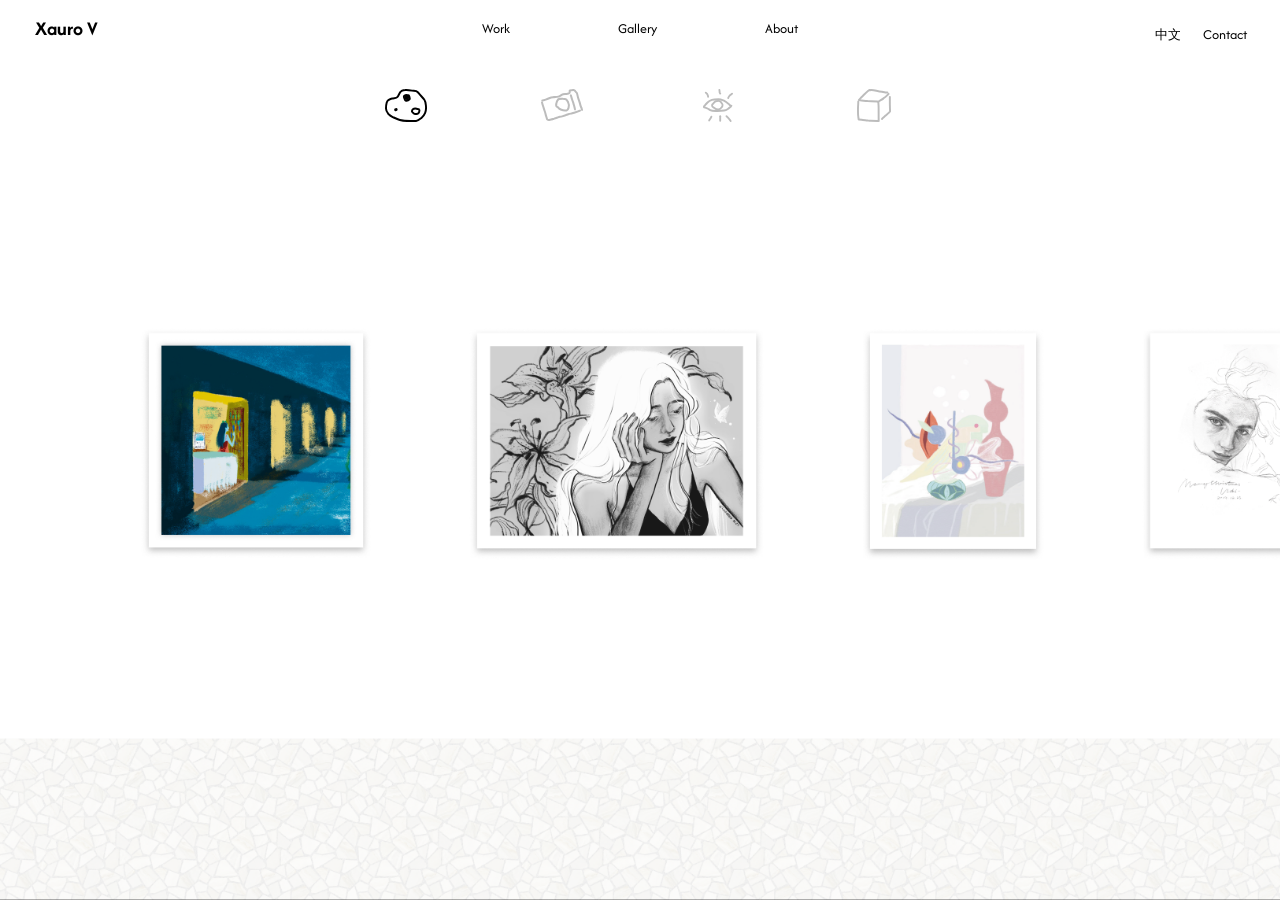
<file: gallery.html>
<!doctype html>
<html lang="zh-CN">
<head><meta charset="utf-8"><meta name="viewport" content="width=device-width, initial-scale=1, viewport-fit=cover"><title>Gallery — Xauro V</title><link rel="icon" type="image/svg+xml" href="./assets/site-logo.svg"><link rel="preconnect" href="https://fonts.googleapis.com"><link rel="preconnect" href="https://fonts.gstatic.com" crossorigin><link href="https://fonts.googleapis.com/css2?family=Afacad:wght@400;500;700&display=swap" rel="stylesheet"><link rel="stylesheet" href="./styles.css?v=32"></head>
<body data-page="gallery">
  <header class="site-nav" id="siteNav"><a class="wordmark" href="./index.html">Xauro V</a><nav class="nav-links" aria-label="主要导航"><a href="./index.html#work">Work</a><a href="./gallery.html" aria-current="page">Gallery</a><a href="./me.html">About</a></nav><button class="language-toggle" type="button" aria-label="切换为中文">中文</button><div class="contact-wrap"><button class="contact-trigger" id="contactTrigger" type="button" aria-expanded="false" aria-controls="contactPanel">Contact</button><div class="contact-panel" id="contactPanel" aria-hidden="true"><a href="https://xhslink.cn/o/gjhDptmq5a" target="_blank" rel="noreferrer"><span>Rednote</span><img src="./assets/rednote.svg" alt=""></a><button id="copyEmail" type="button" data-email="1185136411@qq.com" title="1185136411@qq.com"><span>Email</span><img src="./assets/copy.svg" alt="复制邮箱"></button></div></div></header>
  <main class="gallery-page">
    <div class="gallery-heading">
      <div class="gallery-tabs" role="tablist" aria-label="展厅分类">
        <button class="is-active" type="button" role="tab" aria-selected="true" data-filter="drawing" data-label="手绘"><img src="./assets/gallery-all.svg" alt=""></button>
        <button type="button" role="tab" aria-selected="false" data-filter="photo" data-label="摄影"><img src="./assets/gallery-photo.svg" alt=""></button>
        <button type="button" role="tab" aria-selected="false" data-filter="visual" data-label="视觉"><img src="./assets/gallery-drawing.svg" alt=""></button>
        <button type="button" role="tab" aria-selected="false" data-filter="architecture" data-label="建筑"><img src="./assets/gallery-architecture.svg" alt=""></button>
      </div>
    </div>
    <div class="gallery-tooltip" id="galleryTooltip" aria-hidden="true"></div>
    <div class="gallery-viewport" id="galleryViewport" tabindex="0" aria-label="横向展厅，可使用鼠标滚轮或左右方向键浏览">
      <div class="gallery-track" id="galleryTrack">
        <section class="gallery-board" data-category="drawing" data-category-start style="--frame-width:4380"><img src="./assets/gallery-frames/drawing.png?v=2" srcset="./assets/gallery-frames/drawing.png?v=2 1x, ./assets/gallery-frames/drawing@2x.png?v=2 2x" width="4380" height="1024" alt="手绘展厅画板" draggable="false"><button class="gallery-frame-jump is-next" type="button" data-gallery-jump="photo" aria-label="前往摄影展厅"></button></section>
        <section class="gallery-board" data-category="photo" data-category-start style="--frame-width:2164"><img src="./assets/gallery-frames/photo-1.png" width="2164" height="1024" alt="摄影展厅画板 1" draggable="false"><button class="gallery-frame-jump is-prev" type="button" data-gallery-jump="drawing" aria-label="返回手绘展厅"></button></section>
        <section class="gallery-board" data-category="photo" style="--frame-width:1506"><img src="./assets/gallery-frames/photo-2.png" width="1506" height="1024" alt="摄影展厅画板 2" draggable="false"></section>
        <section class="gallery-board" data-category="photo" style="--frame-width:1866"><img src="./assets/gallery-frames/photo-3.png" width="1866" height="1024" alt="摄影展厅画板 3" draggable="false"></section>
        <section class="gallery-board" data-category="photo" style="--frame-width:1506"><img src="./assets/gallery-frames/photo-4.png" width="1506" height="1024" alt="摄影展厅画板 4" draggable="false"></section>
        <section class="gallery-board" data-category="photo" style="--frame-width:1506"><img src="./assets/gallery-frames/photo-5.png" width="1506" height="1024" alt="摄影展厅画板 5" draggable="false"></section>
        <section class="gallery-board" data-category="photo" style="--frame-width:1471"><img src="./assets/gallery-frames/photo-6.png" width="1471" height="1024" alt="摄影展厅画板 6" draggable="false"></section>
        <section class="gallery-board" data-category="photo" style="--frame-width:1779"><img src="./assets/gallery-frames/photo-7.png" width="1779" height="1024" alt="摄影展厅画板 7" draggable="false"></section>
        <section class="gallery-board" data-category="photo" style="--frame-width:5989"><img src="./assets/gallery-frames/photo-8.png" width="5989" height="1024" alt="摄影展厅画板 8" draggable="false"><button class="gallery-frame-jump is-prev" type="button" data-gallery-jump="drawing" aria-label="返回手绘展厅"></button><button class="gallery-frame-jump is-next" type="button" data-gallery-jump="visual" aria-label="前往视觉展厅"></button></section>
        <section class="gallery-board" data-category="visual" data-category-start style="--frame-width:6289"><img src="./assets/gallery-frames/visual.png" width="6289" height="1024" alt="视觉展厅画板" draggable="false"><button class="gallery-frame-jump is-prev" type="button" data-gallery-jump="photo" aria-label="返回摄影展厅"></button><button class="gallery-frame-jump is-next" type="button" data-gallery-jump="architecture" aria-label="前往建筑展厅"></button></section>
        <section class="gallery-board gallery-board--architecture-nav" data-category="architecture" data-category-start style="--frame-width:260"><button class="gallery-frame-jump is-prev" type="button" data-gallery-jump="visual" aria-label="返回视觉展厅"><svg viewBox="72 758 159 61" aria-hidden="true" focusable="false"><image href="./assets/gallery-frames/architecture.png" width="4096" height="1009" /></svg></button></section>
        <section class="gallery-board" data-category="architecture" style="--frame-width:3360"><img src="./assets/gallery-frames/architecture-2.webp?v=1" width="3360" height="1024" alt="蓝屋建筑项目展厅画板" draggable="false"></section>
        <section class="gallery-board gallery-board--architecture-original" data-category="architecture" style="--frame-width:4158"><img src="./assets/gallery-frames/architecture.png" width="4158" height="1024" alt="建筑展厅画板" draggable="false"></section>
      </div>
    </div>
  </main>
  <script src="./content-manifest.js?v=1"></script><script src="./i18n.js?v=6"></script><script src="./app.js?v=27"></script>
</body>
</html>
</file>
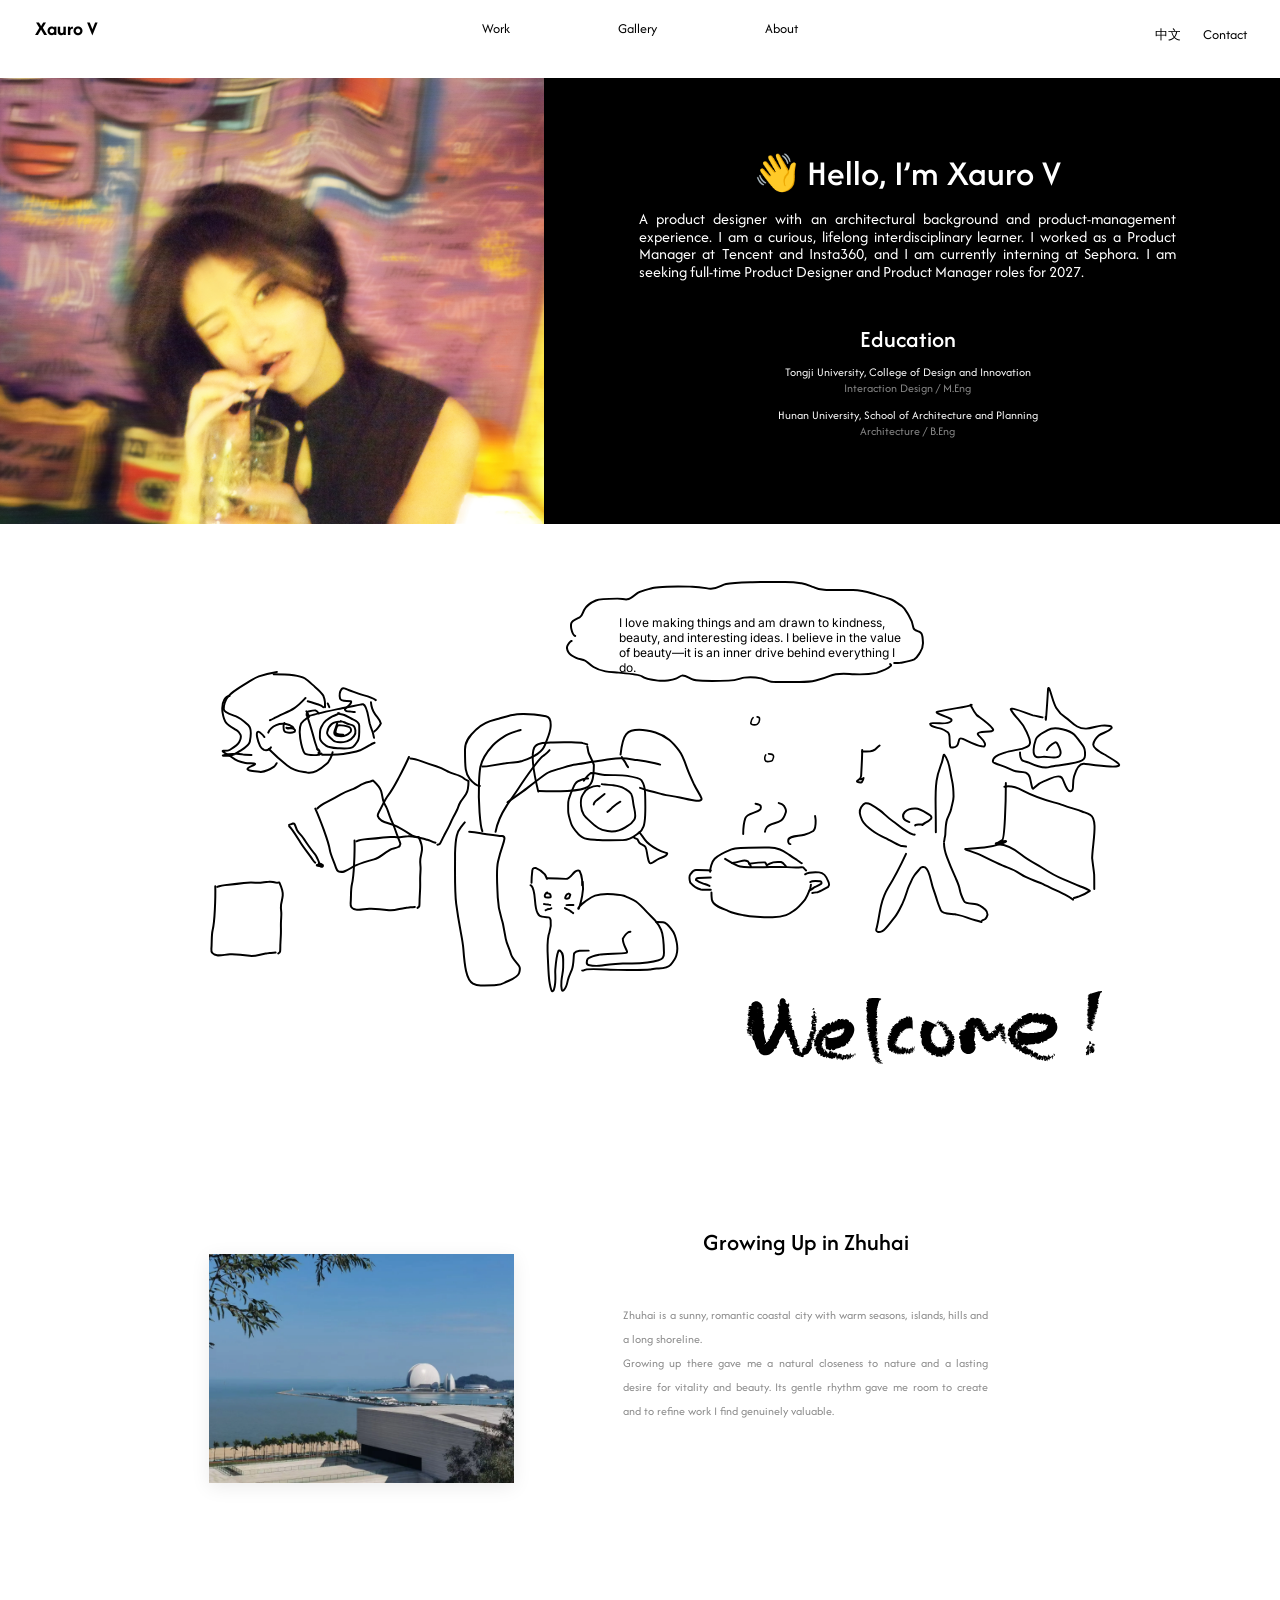
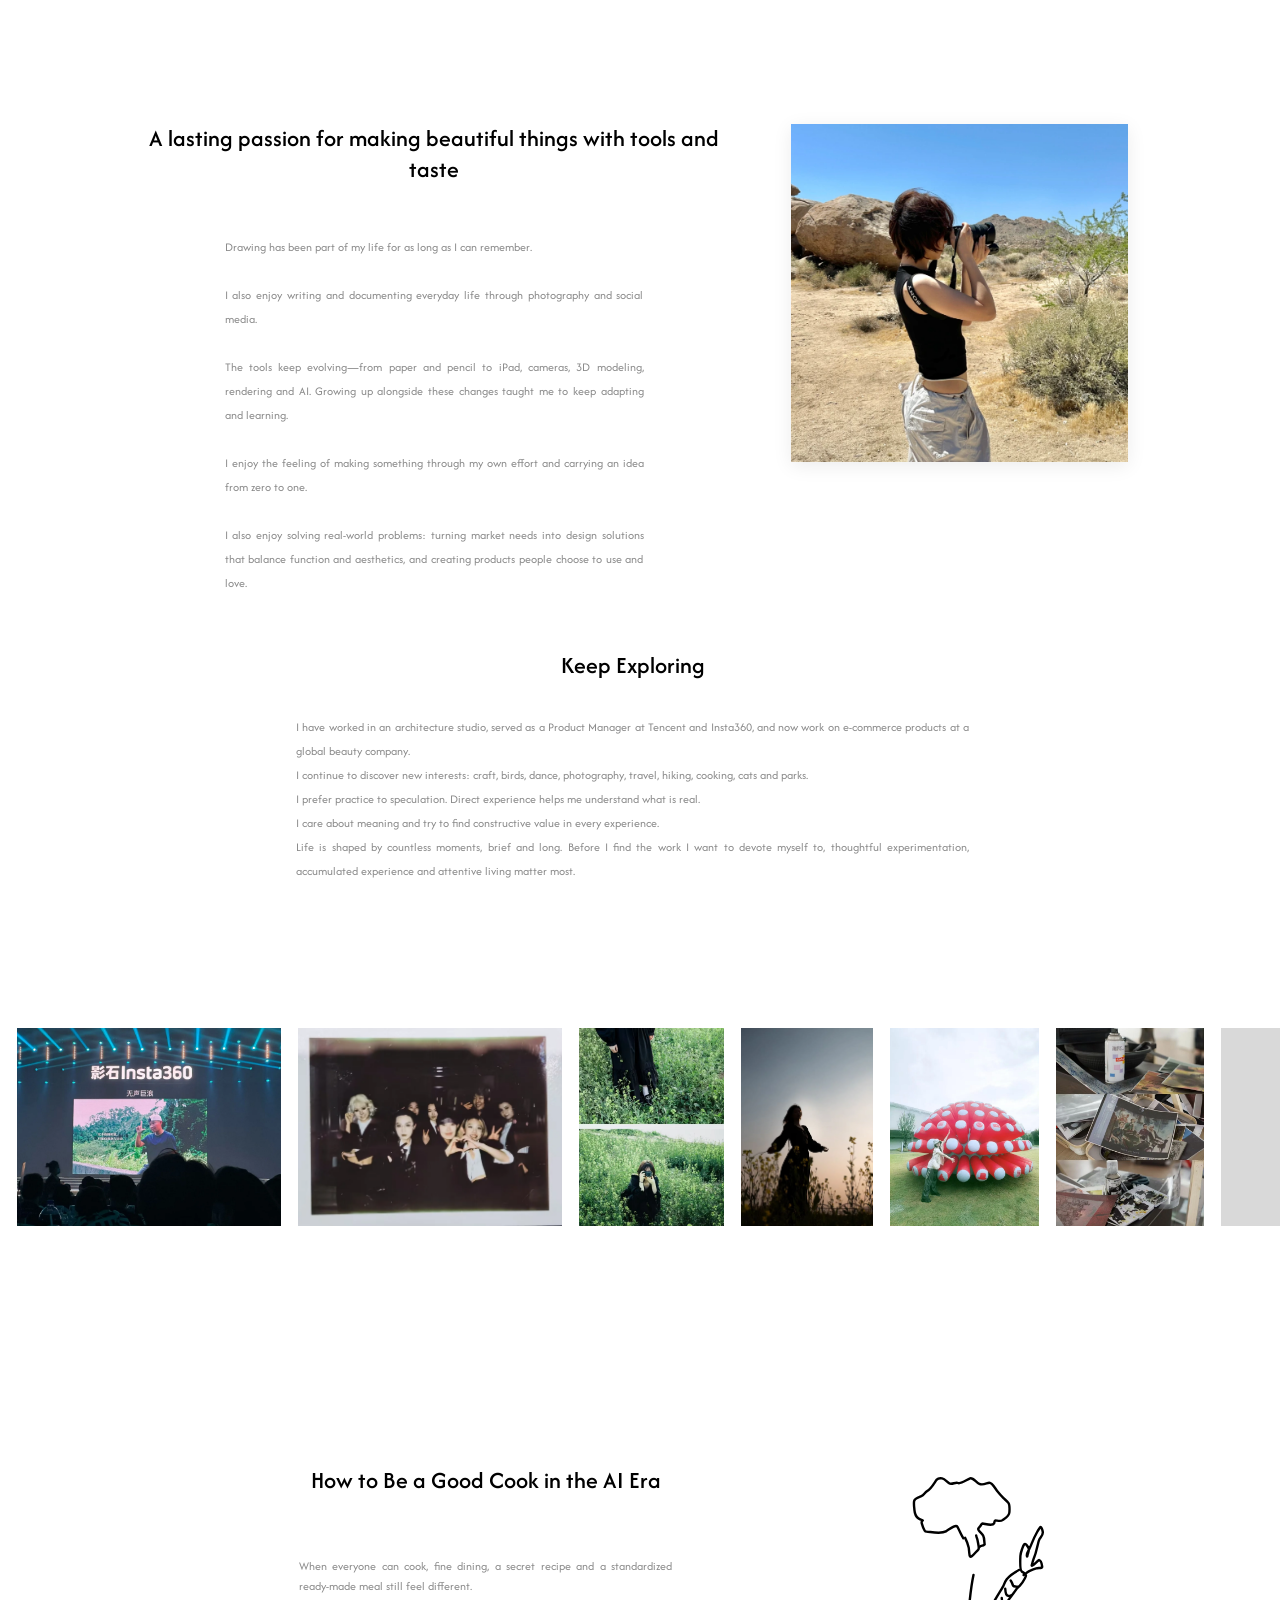
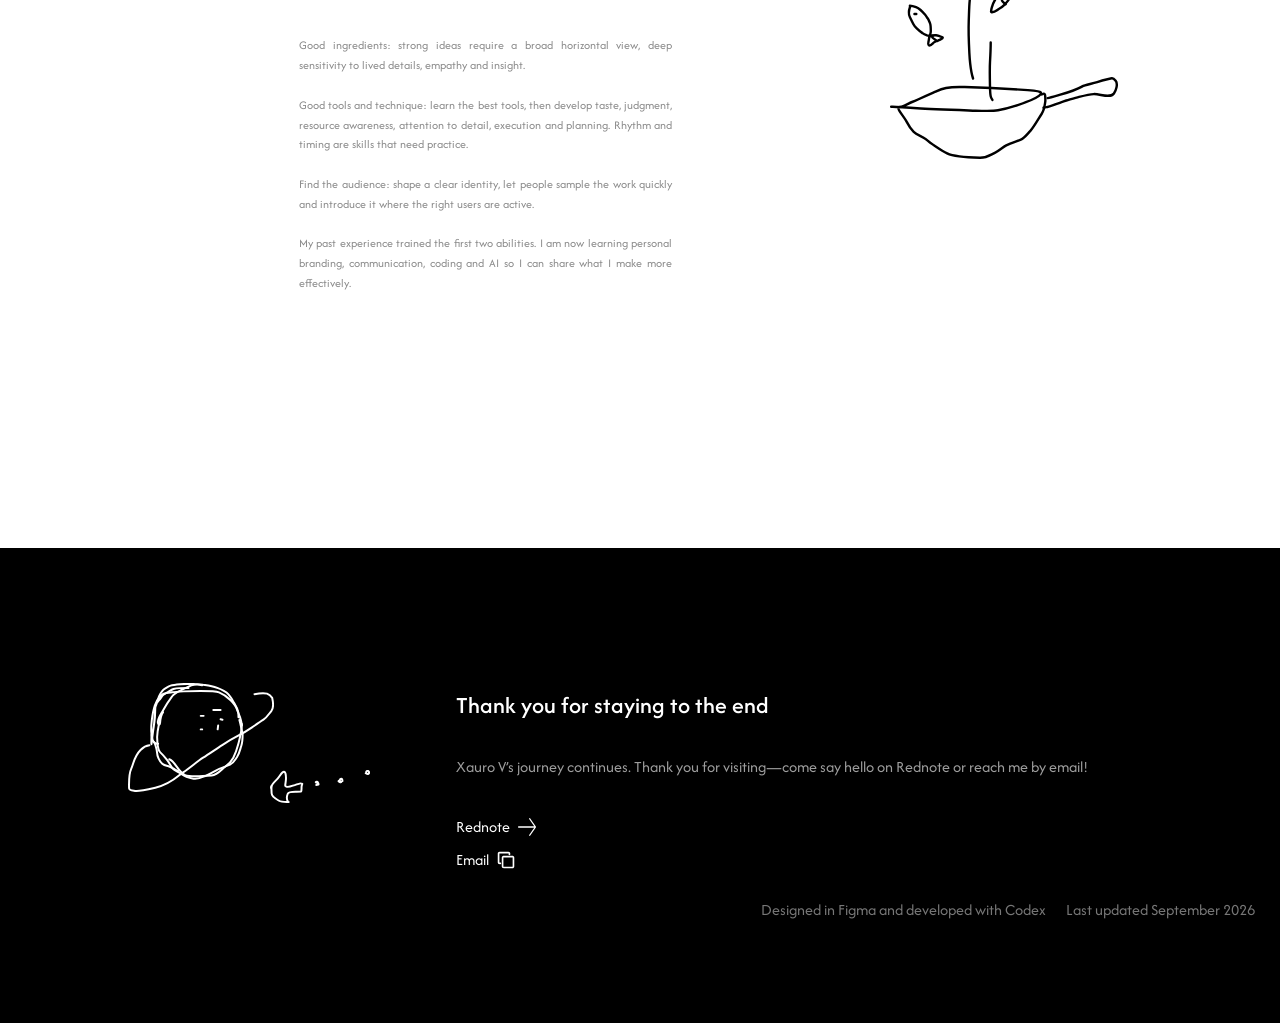
<file: me.html>
<!doctype html>
<html lang="zh-CN">
<head><meta charset="utf-8"><meta name="viewport" content="width=device-width, initial-scale=1, viewport-fit=cover"><title>About — Xauro V</title><link rel="icon" type="image/svg+xml" href="./assets/site-logo.svg"><link rel="preconnect" href="https://fonts.googleapis.com"><link rel="preconnect" href="https://fonts.gstatic.com" crossorigin><link href="https://fonts.googleapis.com/css2?family=Afacad:wght@400;500;700&family=Inter:wght@400&display=swap" rel="stylesheet"><link rel="stylesheet" href="./styles.css?v=32"></head>
<body data-page="me">
  <header class="site-nav" id="siteNav"><a class="wordmark" href="./index.html">Xauro V</a><nav class="nav-links" aria-label="主要导航"><a href="./index.html#work">Work</a><a href="./gallery.html">Gallery</a><a href="./me.html" aria-current="page">About</a></nav><button class="language-toggle" type="button" aria-label="切换为中文">中文</button><div class="contact-wrap"><button class="contact-trigger" id="contactTrigger" type="button" aria-expanded="false" aria-controls="contactPanel">Contact</button><div class="contact-panel" id="contactPanel" aria-hidden="true"><a href="https://xhslink.cn/o/gjhDptmq5a" target="_blank" rel="noreferrer"><span>Rednote</span><img src="./assets/rednote.svg" alt=""></a><button id="copyEmail" type="button" data-email="1185136411@qq.com" title="1185136411@qq.com"><span>Email</span><img src="./assets/copy.svg" alt="复制邮箱"></button></div></div></header>
  <div class="me-shell">
  <main class="me-page">
    <section class="me-hero"><img class="portrait" src="./assets/portrait.png" alt="Xauro V"><div class="me-intro"><h1><span>👋</span>Hello，I‘m Xauro V</h1><p>A Product Designer with an architectural background and PM experience. I am a curious, lifelong interdisciplinary learner. I served as a Product Manager at Tencent and Insta360, and I am currently interning at Sephora. I am looking for full‑time Product Designer and Product Manager positions in 2027.</p><h2>Education</h2><p class="school">Tongji University, Collage of Design and Innovation<small>Interation Design / M.Eng</small></p><p class="school">Hunan University, School of Architecture and Planning<small>Architecture / B.Eng</small></p></div></section>
    <button class="belief-bubble" id="beliefBubble" type="button"><img class="bubble-outline" src="./assets/me-bubble-outline.svg" alt=""><img class="bubble-underline" src="./assets/me-bubble-underline.svg" alt=""><span id="beliefBubbleText">我喜欢动手创造，也会被善意、美和一切有趣的事物打动。对美的追求，是我持续行动的重要动力。</span></button>
    <div class="me-object-scene" aria-label="个人兴趣手绘插图"><button class="me-object me-object-camera" type="button" data-message="咔嚓" aria-label="相机：咔嚓"><img src="./assets/me-camera.svg" alt=""></button><button class="me-object me-object-drawing" type="button" data-message="画点什么好呢？" aria-label="画画：画点什么好呢？"><img src="./assets/me-drawing.svg" alt=""></button><button class="me-object me-object-plant" type="button" aria-label="给植物浇水"><img src="./assets/me-plant.svg" alt=""></button><button class="me-object me-object-cat" type="button" data-message="我有一只叫奶黄包的小猫" aria-label="小猫：我有一只叫奶黄包的小猫"><img src="./assets/me-cat.svg" alt=""></button><button class="me-object me-object-magnifier" type="button" aria-label="放大镜"><img src="./assets/me-magnifier.svg" alt=""></button><button class="me-object me-object-cooking" type="button" data-message="喜欢捣鼓些好吃的" aria-label="烹饪：喜欢捣鼓些好吃的"><img src="./assets/me-cooking.svg" alt=""></button><img class="me-steam me-steam-a" src="./assets/me-steam-a.svg" alt=""><img class="me-steam me-steam-b" src="./assets/me-steam-b.svg" alt=""><button class="me-object me-object-dance" type="button" data-message="街舞爱好者" aria-label="跳舞：街舞爱好者"><img src="./assets/me-dance.svg" alt=""></button><button class="me-object me-object-nature" type="button" data-message="自然爱好者" aria-label="自然：自然爱好者"><img src="./assets/me-nature.svg" alt=""></button><button class="me-object me-object-computer" type="button" data-message="最近在疯狂敲代码" aria-label="电脑：最近在疯狂敲代码"><img src="./assets/me-computer.svg" alt=""></button><div class="object-bubble" aria-hidden="true"><img class="object-bubble-outline" src="./assets/me-bubble-outline.svg" alt=""><img class="object-bubble-bottom" src="./assets/me-bubble-underline.svg" alt=""><span></span></div></div><img class="me-welcome" src="./assets/me-welcome.svg" alt="Welcome">
    <section class="me-section zhuhai-copy"><h2>我在珠海长大</h2><p>珠海是一座阳光充足、四季温暖的海滨城市，有岛屿、山丘，也有漫长的海岸线。<br>在这里长大，让我自然而然地亲近山海，也让我始终向往蓬勃的生命力与美。城市舒缓的节奏给了我空间去创造，也让我愿意慢下来，把真正有价值的事情打磨得更好。</p></section>
    <div class="photo-stack photo-stack-a" aria-label="珠海成长照片"></div>
    <section class="me-section tools-copy"><h2>喜欢用工具把美好的想法做出来</h2><p>画画是我从小坚持到现在的爱好。<br><br>我也喜欢写作、摄影，在社交媒体上记录日常。<br><br>创作工具一路在变：从纸笔到 iPad、相机，再到 3D 建模、渲染和 AI。成长在快速变化的时代，让我习惯不断适应，也愿意持续学习。<br><br>我很享受亲手把一个想法做出来，让它从 0 到 1 成为现实。<br><br>我也享受解决真实世界中的问题，将市场需求转化为兼顾功能与美感的设计方案，做出人们愿意使用、真心喜欢的产品。</p></section>
    <div class="photo-stack photo-stack-b" aria-label="创作与工具照片"></div>
    <section class="me-section explore-copy"><h2>继续探索</h2><p>我曾在建筑设计院工作，也先后在腾讯和影石担任产品经理，目前在一家全球美妆企业参与电商产品工作。<br>一路上，我也不断发现新的兴趣：手工、观鸟、街舞、摄影、旅行、徒步、做饭、养猫和逛公园。<br>比起停留在想象里，我更愿意亲自去做。真实的体验能帮我更准确地理解一件事。<br>我很在意一件事是否有意义，也会试着从每段经历中找到值得留下的东西。<br>人生由无数或短或长的片段组成。在找到愿意长期投入的方向之前，持续尝试、积累经验、认真生活，就是我此刻最重要的事。</p></section>
    <div class="me-image-strip" aria-label="不断探索的生活照片"></div>
    <section class="me-section cook-copy"><h2>AI 时代，怎样做一名好厨师</h2><p>当每个人都能“做菜”时，精心烹制的菜肴、独家的配方和标准化预制菜，依然有着完全不同的价值。<br><br><br>好食材：好想法来自广阔的视野，也来自对生活细节的深入观察、同理心和洞察力。<br><br>好工具与好手艺：熟练使用合适的工具，同时培养审美、判断力、资源意识、细节把控、执行力和规划能力。节奏与火候，也需要在实践中慢慢磨出来。<br><br>找到食客：建立清晰的个人表达，让别人能快速了解和体验作品，并在目标人群聚集的地方主动展示。<br><br>过去的经历帮助我打下了前两方面的基础。现在，我也在学习个人品牌、传播、编程和 AI，希望让更多人看到我做的东西。</p></section>
    <img class="me-cook" src="./assets/me-cook.svg" alt="厨师手绘插图">
    <footer class="me-footer"><div class="me-footer-art" aria-hidden="true"><img class="me-planet" src="./assets/me-planet.svg" alt=""><img class="me-star" src="./assets/me-star.svg" alt=""></div><div class="me-footer-copy"><h2>感谢你看到这里</h2><p>Xauro V 的旅程仍在继续。谢谢你的停留！欢迎来小红书找我，也可以发邮件和我聊聊。</p><a href="https://xhslink.cn/o/gjhDptmq5a" target="_blank" rel="noreferrer">小红书 <img src="./assets/rednote.svg" alt=""></a><button id="footerCopyEmail" type="button" data-email="1185136411@qq.com" title="1185136411@qq.com">邮箱 <img src="./assets/copy.svg" alt="复制邮箱"></button></div><div class="me-footer-meta"><span>使用 Figma 设计，由 Codex 协助开发</span><span>最后更新于 2026 年 9 月</span></div></footer>
  </main>
  </div>
  <script src="./content-manifest.js?v=4"></script><script src="./i18n.js?v=6"></script><script src="./app.js?v=27"></script>
</body>
</html>
</file>
<file: styles.css>
*{box-sizing:border-box}
html{scroll-behavior:smooth;overflow-x:hidden}
body{margin:0;overflow-x:hidden;background:#fff;color:#000;font-family:"Afacad",Arial,sans-serif}
a{color:inherit;text-decoration:none}
button{border:0;padding:0;background:transparent;color:inherit;font:inherit}
button,a{touch-action:manipulation}
:focus-visible{outline:1px solid #000;outline-offset:3px}

.site-nav{position:fixed;inset:0 0 auto;z-index:100;height:56px;background:#fff}
.wordmark{position:absolute;left:35px;top:20px;height:17px;font-size:20px;font-weight:700;line-height:17px}
.nav-links{position:absolute;left:50%;top:0;height:56px;display:flex;align-items:center;justify-content:center;gap:108px;transform:translateX(-50%)}
.nav-links a,.contact-trigger{height:28px;display:flex;align-items:center;font-size:14px;line-height:13px;cursor:pointer}
.language-toggle{position:absolute;right:99px;top:20px;height:28px;display:flex;align-items:center;font-size:13px;line-height:13px;cursor:pointer}
.contact-wrap{position:static}
.contact-wrap::after{content:"";position:absolute;right:29px;top:48px;width:144px;height:10px}
.contact-trigger{position:absolute;right:29px;top:20px;width:48px}
.contact-panel{position:absolute;right:29px;top:56px;width:144px;height:77px;padding:10px 16px;border-radius:12px;background:rgba(0,0,0,.5);color:#fff;opacity:0;pointer-events:none;transform:translateY(-5px);transition:opacity .18s ease,transform .18s ease}
.contact-panel.is-open{opacity:1;pointer-events:auto;transform:none}
.contact-panel a,.contact-panel button{display:flex;width:100%;height:28px;align-items:center;justify-content:space-between;color:#fff;font-size:16px;cursor:pointer}
.contact-panel img{width:18px;height:18px;filter:brightness(0) invert(1)}

.hero{position:relative;height:804px;overflow:hidden;background:#fff}
.canopy-frame{position:absolute;z-index:0;inset:56px 0 0;width:100%;height:748px;border:0;background:#fff}
.hero-copy{position:absolute;z-index:2;left:0;right:0;top:274px;text-align:center;pointer-events:none}
.hero h1{margin:0;font-size:36px;font-weight:500;line-height:47px}
.hero-copy p{width:685px;margin:40px auto 0;font-size:24px;font-weight:400;line-height:1.15}

.belief{position:relative;min-height:804px;padding-top:131px;background:#fff;text-align:center}
.belief>h2,.works>h2{margin:0;font-size:36px;font-weight:500;line-height:47px}
.belief-copy{margin:42px auto 0;width:760px;font-size:24px;line-height:1.16}
.belief-grid{display:grid;grid-template-columns:1fr 1fr;gap:68px;width:1152px;margin:75px auto 0}
.belief-grid h3{margin:0 0 50px;font-size:36px;font-weight:500;line-height:47px}
.meaning-track{position:relative;width:min(340px,calc(100vw - 40px));height:164px;margin:0 auto;overflow:visible}
.track-triangle{position:absolute;left:calc(var(--track-index) * 20%);top:82px;width:20%;height:55px;background:#bdbdbd;clip-path:polygon(50% 0,100% 100%,0 100%)}
.track-ball{position:absolute;z-index:2;left:0;top:0;width:64px;height:64px;border-radius:50%;background:linear-gradient(135deg,#050505 12%,#1c1c1c 51%,#646464 100%);transform:translate3d(0,0,0) rotate(0deg);transform-origin:center;will-change:transform}
.fun-shapes{position:relative;width:360px;height:190px;margin:auto}
.fun-particle{position:absolute;left:0;top:0;display:block;will-change:transform}
.fun-particle.circle{width:64px;height:64px;border-radius:50%;background:linear-gradient(135deg,#050505 12%,#1c1c1c 51%,#646464 100%)}
.fun-particle.triangle{width:60px;height:55px;background:#bdbdbd;clip-path:polygon(50% 0,100% 100%,0 100%)}

.works{position:relative;min-height:calc(369px + 9px + 695px * 1947 / 3143 + 32px);padding-top:131px;background:#fff}
.works,.gallery-preview,.me-shell{scroll-margin-top:56px}
.works>h2{text-align:center}
.works-intro{width:694px;margin:26px auto 0;text-align:center;font-size:24px;line-height:1.18}
.work-stage{position:absolute;left:50%;top:369px;width:1122px;height:440px;transform:translateX(-50%)}
.work-copy{position:absolute;left:18px;top:7px;width:343px;height:250px}
.work-copy h3{margin:0 0 12px;font-size:24px;font-weight:500;line-height:28px}
.work-copy p{margin:0;color:rgba(0,0,0,.47);font-size:16px;line-height:1.05;text-align:justify}
.work-tags{display:flex;gap:9px;margin-top:68px}
.work-tags span{height:23px;border:1px solid #434343;border-radius:200px;padding:3px 10px;text-align:center;color:#434343;font-size:12px;line-height:15px;white-space:nowrap}
.work-slider{position:absolute;left:410px;top:9px;width:695px;height:auto;aspect-ratio:3143/1947;overflow:hidden;border-radius:12px;clip-path:inset(0 round 12px);isolation:isolate;background:#fff;touch-action:pan-y;cursor:pointer;user-select:none}
.work-slider.is-dragging{cursor:pointer}
.work-track{display:flex;width:700%;height:100%;transition:transform .55s cubic-bezier(.22,.61,.36,1);will-change:transform}
.work-slider.is-dragging .work-track{transition:none}
.work-slide{position:relative;flex:0 0 calc(100% / 7);height:100%;background:#fff;cursor:inherit;overflow:hidden}
.work-slide img{display:block;width:100%;height:100%;object-fit:contain;background:#fff;pointer-events:none}
.work-dots{position:absolute;left:0;bottom:19px;width:100%;height:9px;display:flex;justify-content:center;gap:28px;z-index:2}
.work-dots button{width:9px;height:9px;border:0;border-radius:50%;background:#a0a0a0;cursor:pointer}
.work-dots button.is-active{background:#000}

.work-dialog{position:fixed;inset:auto 0 0;width:100%;max-width:1280px;height:calc(100vh - 56px);max-height:748px;margin:auto;padding:0;border:0;background:#fff;color:#000;overflow:auto}
.work-dialog::backdrop{background:rgba(0,0,0,.42)}
.work-dialog[open]{animation:work-dialog-in .46s cubic-bezier(.22,.61,.36,1)}
.dialog-handle{position:sticky;z-index:2;top:0;width:100%;height:36px;background:#fff;cursor:pointer}
.dialog-handle span{display:block;width:57px;height:5px;margin:auto;border-radius:5px;background:#000}
.case-grid{display:grid;grid-template-columns:280px 1fr;gap:70px;padding:35px 65px 80px}
.case-grid h2{margin:0 0 18px;font-size:36px;font-weight:500}
.case-grid h3{margin:38px 0 10px;font-size:24px;font-weight:500}
.case-grid p{margin:0;font-size:16px;line-height:1.3}
.case-placeholder{background:#d9d9d9}
.case-process{height:180px;margin-top:10px}.case-wide{height:300px;margin-top:22px}
.case-tags{display:flex;flex-wrap:wrap;gap:8px}
.case-tags span{border:1px solid #434343;border-radius:999px;padding:5px 10px;font-size:12px;line-height:1}
.case-grid article{min-width:0}
.case-video-frame{width:100%;aspect-ratio:16/9;overflow:hidden;background:#000}
.case-video{display:block;width:100%;height:100%;background:#000;object-fit:contain}

.me-shell{position:relative;width:100%;overflow:hidden;background:#fff}
.me-shell .me-page{margin:0}
.me-page{position:relative;width:1280px;height:4223px;margin:0 auto;background:#fff;overflow:hidden;transform-origin:top left}
.me-hero{position:absolute;left:0;top:0;width:1280px;height:524px}
.portrait{position:absolute;left:-35px;top:78px;width:594px;height:446px;object-fit:cover}
.me-intro{position:absolute;left:544px;top:78px;width:736px;height:446px;padding:71px 104px 40px 95px;background:#000;color:#fff}
.me-intro h1{display:flex;align-items:center;gap:15px;margin:0;font-size:36px;font-weight:500;line-height:49px}
.me-intro h1 span{font-size:31px;line-height:49px}
.me-intro>p{width:537px;margin:12px 0 0;font-size:16px;line-height:1.1;text-align:justify}
.me-intro h2{margin:46px 0 13px;font-size:24px;font-weight:500;line-height:27px}
.me-intro .school{margin:0 0 14px;font-size:12px;line-height:13px}
.me-intro .school small{display:block;margin-top:3px;color:#888;font-size:12px;line-height:13px}
.belief-bubble{position:absolute;z-index:30;left:566px;top:581px;width:358px;height:102px;background:#fff;isolation:isolate;cursor:pointer}
.belief-bubble img{position:absolute;pointer-events:none}
.bubble-outline{left:4px;top:0;width:354px;height:83px}
.bubble-underline{left:0;top:59px;width:326px;height:43px}
.belief-bubble span{position:absolute;left:53px;top:34px;width:283px;font-family:"Inter",sans-serif;font-size:12px;line-height:15px;text-align:left;transition:opacity .18s ease}
.me-objects{position:absolute;left:187px;top:671px;width:935px;height:322px}
.me-object-scene{position:absolute;left:0;top:0;width:1280px;height:1064px;pointer-events:none}
.me-object{position:absolute;z-index:3;display:block;overflow:visible;pointer-events:auto;cursor:pointer;transform-origin:center;transition:transform .22s cubic-bezier(.22,.61,.36,1);will-change:transform}
.me-object img{display:block;width:100%;height:100%;pointer-events:none}
.me-object-camera{left:221.39px;top:671px;width:162.102px;height:102.81px}
.me-object-drawing{left:187px;top:755.6px;width:282.528px;height:222.78px}
.me-object-plant{left:454.08px;top:713.42px;width:248.589px;height:273.503px;z-index:2}
.me-object-cat{left:528.85px;top:866.81px;width:149.775px;height:126.185px;z-index:5}
.me-object-magnifier{left:567.17px;top:771.71px;width:102.37px;height:93.293px;z-index:4}
.me-object-cooking{left:687.88px;top:802.36px;width:142.529px;height:117.189px}
.me-object-dance{left:855.6px;top:743.93px;width:132.516px;height:189.536px}
.me-object-nature{left:927.71px;top:686.67px;width:194.291px;height:106.238px}
.me-object-computer{left:963.85px;top:782.06px;width:131.778px;height:118.568px}
.me-steam{position:absolute;z-index:2;display:block;pointer-events:none}
.me-steam-a{left:763.6px;top:753.23px;width:11.298px;height:9.488px}
.me-steam-b{left:750.04px;top:716.38px;width:11.143px;height:9.727px}
.object-bubble{position:fixed;z-index:2147483647;width:205px;height:56px;background:#fff;isolation:isolate;opacity:0;pointer-events:none;transform:translate(-50%,8px) scale(.94);transform-origin:center;transition:opacity .16s ease,transform .2s cubic-bezier(.22,.61,.36,1)}
.object-bubble::before{content:"";position:absolute;z-index:0;inset:-2px -2px -5px;background:#fff}
.object-bubble.is-visible{opacity:1;transform:translate(-50%,0) scale(1)}
.object-bubble img{position:absolute;z-index:1;display:block;pointer-events:none}
.object-bubble .object-bubble-outline{left:0;top:0;width:100%;height:49px}
.object-bubble .object-bubble-bottom{left:0;top:34px;width:92%;height:26px}
.object-bubble span{position:absolute;z-index:2;inset:9px 18px 11px;display:grid;place-items:center;font-family:"Inter",sans-serif;font-size:12.5px;line-height:16px;text-align:center}
.watering-cursor{position:fixed;z-index:1000;left:0;top:0;width:72px;height:48px;opacity:0;pointer-events:none;will-change:transform;transition:opacity .12s ease}
.watering-cursor.is-visible{opacity:1}
.watering-cursor img{display:block;width:100%;height:100%;object-fit:contain}
.water-spray-layer{position:fixed;z-index:999;inset:0;overflow:hidden;pointer-events:none}
.water-drop{position:absolute;width:3px;height:9px;border-radius:60% 60% 70% 70%;background:rgba(74,130,165,.65);opacity:0;animation:water-drop .72s ease-in var(--delay) forwards}
.me-object-plant.is-watering{animation:plant-drink .8s ease-out}
.me-welcome{position:absolute;left:746px;top:991px;width:356px;height:73px}
.me-section{position:absolute}
.me-section h2{margin:0;font-size:24px;font-weight:500;line-height:1.3;text-align:center}
.me-section p{margin:0;color:rgba(0,0,0,.47);font-size:12px;text-align:justify;text-align-last:left;text-justify:inter-word}
.zhuhai-copy{left:623px;top:1227px;width:365px}
.zhuhai-copy h2{margin-bottom:45px;text-align:center}
.zhuhai-copy p{width:365px;line-height:2}
.photo-stack{position:absolute}
.photo-stack>*{position:absolute;display:block;margin:0}
.photo-stack img{object-fit:cover;background:#d9d9d9;box-shadow:0 4px 18px rgba(0,0,0,.08)}
.photo-stack-a{left:165px;top:1211px;width:393px;height:326px}
.photo-stack-a img:nth-child(1){left:44px;top:43px;width:305px;max-width:calc(100% - 44px);height:auto;transform:none}
.photo-stack-a b{width:22px;height:33px;background:rgba(219,109,66,.64)}
.photo-stack-a b:nth-of-type(1){left:142px;top:16px;transform:rotate(8deg)}
.photo-stack-a b:nth-of-type(2){left:35px;top:123px;transform:rotate(-2deg)}
.photo-stack-a b:nth-of-type(3){left:255px;top:0;transform:rotate(17deg)}
.photo-stack-a b:nth-of-type(4){left:348px;top:173px;transform:rotate(-12deg)}
.tools-copy{left:130px;top:1723px;width:608px}
.tools-copy h2{margin-bottom:50px;text-align:center}
.tools-copy p{width:419px;margin-inline:auto;line-height:2}
.photo-stack-b{left:767px;top:1654px;width:385px;height:492px}
.photo-stack-b img:nth-child(1){left:24px;top:70px;width:337px;max-width:calc(100% - 48px);height:auto;transform:none}
.photo-stack-b img:nth-child(2){left:155px;top:146px;width:204px;height:242px;transform:rotate(6deg)}
.photo-stack-b img:nth-child(3){left:12px;top:295px;width:238px;height:178px;transform:rotate(-4deg)}
.explore-copy{left:296px;top:2250px;width:673px}
.explore-copy h2{margin:0 0 34px;text-align:center}
.explore-copy p{width:673px;line-height:2}
.me-image-strip{position:absolute;left:-149px;top:2628px;width:max-content;height:198px;display:flex;gap:17px;will-change:transform}
.me-image-strip img{display:block;flex:0 0 auto;width:auto;height:198px;object-fit:cover;background:#d9d9d9}

@keyframes work-dialog-in{from{transform:translateY(100%)}to{transform:translateY(0)}}
@keyframes water-drop{0%{opacity:0;transform:translate(0,0) rotate(18deg) scale(.7)}18%{opacity:.9}100%{opacity:0;transform:translate(var(--drift),var(--fall)) rotate(18deg) scale(1)}}
@keyframes plant-drink{0%,100%{transform:scale(1)}36%{transform:scale(1.045) rotate(-.7deg)}68%{transform:scale(1.025) rotate(.45deg)}}
.cook-copy{left:291px;top:3065px;width:389px}
.cook-copy h2{width:100%;margin-bottom:61px;text-align:center}
.cook-copy p{width:373px;margin-inline:auto;line-height:1.65}
.me-cook{position:absolute;left:890px;top:3077px;width:228px;height:282px}
.me-footer{position:absolute;left:0;top:3748px;width:1280px;height:475px;background:#000;color:#fff}
.me-footer-art{display:contents}
.me-planet{position:absolute;left:128px;top:135px;width:146px;height:109px;filter:brightness(0) invert(1)}
.me-star{position:absolute;left:270px;top:222px;width:100px;height:33px;filter:brightness(0) invert(1)}
.me-footer-copy{position:absolute;left:456px;top:145px;width:725px}
.me-footer-copy h2{margin:0;font-size:24px;font-weight:500;line-height:24px}
.me-footer-copy p{margin:42px 0 35px;color:rgba(247,247,247,.64);font-size:16px;line-height:16px}
.me-footer-copy a,.me-footer-copy button{display:flex;width:max-content;height:33px;align-items:center;gap:8px;color:#fff;font-size:16px;cursor:pointer}
.me-footer-copy img{width:18px;height:18px;filter:brightness(0) invert(1)}
.me-footer-meta{position:absolute;right:25px;bottom:106px;display:flex;gap:20px;color:#777;font-size:16px;line-height:15px}

.gallery-preview{position:relative;width:100%;height:996px;background:#fff;text-align:center;overflow:hidden}
.gallery-preview>h2{position:absolute;left:50%;top:189px;width:227px;margin:0;transform:translateX(-50%);font-size:36px;font-weight:500;line-height:47px}
.gallery-preview-grid{position:absolute;left:50%;top:326px;width:1100px;height:341px;display:flex;flex-direction:column;gap:15px;transform:translateX(-50%)}
.gallery-preview-row{display:flex;align-items:center;gap:14px;width:100%;overflow:hidden}
.gallery-preview-row span{display:block;flex:none;overflow:hidden;background:#fff}
.gallery-preview-row img{display:block;width:100%;height:100%;object-fit:cover;pointer-events:none}
.gallery-preview-row-a,.gallery-preview-row-a span{height:141px}.gallery-preview-row-b{height:184px;gap:15px}
.gallery-preview-row-a span:nth-child(1){width:250px}.gallery-preview-row-a span:nth-child(2){width:235px}.gallery-preview-row-a span:nth-child(3){width:250px}.gallery-preview-row-a span:nth-child(4){width:104px}.gallery-preview-row-a span:nth-child(5){width:205px}
.gallery-preview-row-b span:nth-child(1),.gallery-preview-row-b span:nth-child(2),.gallery-preview-row-b span:nth-child(3){width:184px;height:184px}.gallery-preview-row-b span:nth-child(4){width:245px;height:184px}.gallery-preview-row-b span:nth-child(5){width:244px;height:184px}
.gallery-preview-row-b span:nth-child(3) img{width:100%;height:100%;margin:0;object-fit:cover;object-position:center center}
.visit-gallery{position:absolute;left:50%;top:777px;width:188px;height:48px;display:flex;align-items:center;justify-content:center;border-radius:24px;transform:translateX(-50%);background:#000;color:#fff;font-size:24px;font-weight:500;line-height:1}

body[data-page="gallery"]{width:100%;height:100dvh;overflow:hidden;background:#fff}
.gallery-page{position:relative;width:100%;height:100dvh;margin:0;padding:56px 0 0;background:#fff;overflow:hidden}
.gallery-heading{position:absolute;z-index:4;left:0;right:0;top:56px;height:90px;background:#fff;text-align:center}
.gallery-tabs{position:relative;width:min(520px,calc(100% - 64px));height:38px;margin:30px auto 0;display:flex;align-items:center;justify-content:space-between}
.gallery-tabs button{position:relative;width:52px;height:38px;display:grid;place-items:center;cursor:pointer}
.gallery-tabs img{display:block;max-width:46px;max-height:33px;filter:brightness(0);opacity:.26;transition:opacity .15s ease,transform .15s ease}
.gallery-tabs button.is-active img{opacity:1}
.gallery-tooltip{position:fixed;z-index:220;padding:7px 16px;border-radius:999px;background:#8d8d8d;color:#fff;font-size:16px;line-height:20px;opacity:0;pointer-events:none;transform:translateY(-50%);transition:opacity .1s ease;white-space:nowrap}
.gallery-tooltip.is-visible{opacity:1}
.gallery-viewport{position:absolute;z-index:1;left:0;right:0;top:146px;bottom:0;overflow-x:auto;overflow-y:hidden;background:#fff;overscroll-behavior:contain;scroll-behavior:smooth;scrollbar-width:none;touch-action:pan-x;cursor:ew-resize}
.gallery-viewport::-webkit-scrollbar{display:none}
.gallery-viewport:focus-visible{outline:1px solid rgba(0,0,0,.25);outline-offset:-1px}
.gallery-track{display:flex;width:max-content;height:100%;align-items:stretch}
.gallery-board{position:relative;flex:0 0 auto;width:auto;height:100%;margin:0;aspect-ratio:var(--frame-width) / 1024;background:#fff;overflow:hidden;user-select:none}
.gallery-board>img{display:block;width:100%;height:100%;object-fit:fill;pointer-events:none;user-select:none;-webkit-user-drag:none}
.gallery-frame-jump{position:absolute;z-index:2;bottom:25.6%;width:92px;height:42px;border-radius:999px;cursor:pointer;background:transparent}
.gallery-frame-jump.is-prev{left:1.1%}
.gallery-frame-jump.is-next{right:1.1%}

@media (hover:hover) and (pointer:fine){
  .nav-links a:hover,.contact-trigger:hover{opacity:.55}
  .gallery-tabs button:hover img{opacity:.72;transform:scale(1.035)}
  .gallery-tabs button.is-active:hover img{opacity:1}
  .me-object:hover{z-index:12;transform:scale(1.045)}
  .me-object-plant:hover{z-index:2}
  .me-object-cat,.me-object-cat:hover{z-index:13}
  .me-object-plant{cursor:none}
}

@media (max-width:800px){
  .site-nav{height:56px}
  .wordmark{left:18px}
  .nav-links{left:50%;gap:20px}
  .nav-links a{width:auto;height:56px}
  .contact-trigger{right:18px}
  .contact-panel{right:18px}
  .hero{height:720px}
  .canopy-frame{height:664px}
  .hero-copy{top:235px;padding:0 20px}
  .hero h1{font-size:32px}
  .hero-copy p{width:auto;max-width:560px;margin-top:28px;font-size:19px}
  .canopy-editor-shell>header{gap:10px;padding:0 12px}
  .canopy-editor-shell>header span{display:none}
  .belief{min-height:1020px;padding:100px 20px 60px}
  .belief>h2,.works>h2{font-size:32px}
  .belief-copy{width:auto;font-size:19px;line-height:1.3}
  .belief-grid{width:auto;grid-template-columns:1fr;gap:80px;margin-top:60px}
  .belief-grid h3{font-size:28px;margin-bottom:34px}
  .meaning-track{height:150px}.track-triangle{top:78px;height:50px}
  .fun-shapes{max-width:100%;transform:scale(.86);transform-origin:top center}
  .works{min-height:980px;padding-top:96px}
  .works-intro{width:auto;margin:22px 24px 0;font-size:19px}
  .work-stage{position:relative;left:auto;top:auto;width:auto;height:auto;margin:62px 20px 0;transform:none}
  .work-copy{position:relative;left:auto;top:auto;width:auto;height:auto;margin:0 0 32px}
  .work-copy p{max-width:520px;line-height:1.25}
  .work-tags{margin-top:24px}
  .work-slider{position:relative;left:auto;top:auto;width:100%;height:auto;aspect-ratio:3143/1947;margin:0}
  .work-track{height:100%}
  .work-slide{height:100%}.work-dots{bottom:17px}
  .case-grid{grid-template-columns:1fr;padding:28px 22px 60px}

  body[data-page="me"]{background:#fff}
  .me-page{width:100%;height:auto;padding-top:56px;overflow:hidden}
  .me-shell{height:auto!important}
  .me-shell .me-page{transform:none!important}
  .me-hero{position:relative;width:100%;height:auto;display:flex;flex-direction:column}
  .portrait{position:relative;left:auto;top:auto;width:100%;height:auto;aspect-ratio:594/446}
  .me-intro{position:relative;left:auto;top:auto;width:100%;height:auto;padding:48px 28px 52px}
  .me-intro h1{font-size:31px}.me-intro>p{width:auto;line-height:1.25}.me-intro h2{margin-top:38px}
  .belief-bubble,.me-objects,.me-object-scene,.me-welcome,.me-section,.photo-stack,.me-image-strip,.me-cook,.me-footer{position:relative;left:auto;top:auto}
  .belief-bubble{display:block;margin:50px auto 10px;transform:scale(.9)}
  .me-objects{display:block;width:92%;height:auto;margin:10px auto 0}
  .me-object-scene{display:block;width:92%;height:auto;aspect-ratio:935/322;margin:10px auto 0}
  .me-object-camera{left:3.68%;top:0;width:17.34%;height:31.93%}
  .me-object-drawing{left:0;top:26.27%;width:30.22%;height:69.19%}
  .me-object-plant{left:28.56%;top:13.17%;width:26.59%;height:84.94%}
  .me-object-cat{left:36.56%;top:60.81%;width:16.02%;height:39.19%}
  .me-object-magnifier{left:40.66%;top:31.28%;width:10.95%;height:28.97%}
  .me-object-cooking{left:53.57%;top:40.8%;width:15.24%;height:36.4%}
  .me-object-dance{left:71.51%;top:22.65%;width:14.17%;height:58.86%}
  .me-object-nature{left:79.22%;top:4.87%;width:20.78%;height:32.99%}
  .me-object-computer{left:83.08%;top:34.49%;width:14.09%;height:36.82%}
  .me-steam-a{left:61.67%;top:25.54%;width:1.21%;height:2.95%}
  .me-steam-b{left:60.22%;top:14.09%;width:1.19%;height:3.02%}
  .object-bubble{width:min(190px,68vw);height:54px}
  .me-welcome{display:block;width:55%;height:auto;margin:0 7% 40px auto}
  .me-section{width:auto!important;margin:0 26px;padding:54px 0}
  .me-section h2{margin-bottom:28px!important}
  .cook-copy h2{left:auto;width:auto;text-align:center}
  .me-section p{width:auto!important;line-height:1.45}
  .photo-stack-a{width:393px;max-width:90%;height:326px;margin:0 auto}
  .photo-stack-b{width:385px;max-width:90%;height:492px;margin:0 auto}
  .me-image-strip{width:max-content;height:170px;margin:24px 0 34px -60px;gap:12px}
  .me-image-strip img{height:170px}
  .me-cook{display:block;width:180px;height:auto;margin:0 auto 70px}
  .me-footer{width:100%;height:475px}
  .me-planet{left:24px;top:90px}.me-star{left:150px;top:170px}
  .me-footer-copy{left:26px;top:255px;width:calc(100% - 52px)}
  .me-footer-copy p{margin:24px 0 18px;line-height:1.25}
  .me-footer-meta{right:20px;bottom:22px;display:grid;gap:6px;text-align:right;font-size:12px}

  .gallery-preview{height:680px}
  .gallery-preview>h2{top:82px;font-size:32px}
  .gallery-preview-grid{top:170px;width:calc(100% - 24px);height:auto;gap:8px}
  .gallery-preview-row{gap:8px;width:100%}
  .gallery-preview-row-a,.gallery-preview-row-b{height:calc((100vw - 56px)/5)}
  .gallery-preview-row span{width:calc((100vw - 56px)/5)!important;height:100%!important}
  .visit-gallery{top:520px;width:152px;height:44px;border-radius:22px;font-size:16px}
  .gallery-heading{height:86px}
  .gallery-tabs{width:min(420px,calc(100% - 48px));margin-top:24px}
  .gallery-viewport{top:142px}
  .gallery-frame-jump{width:72px;height:36px}
}

@media (max-width:560px){
  .nav-links{left:51%;gap:13px}
  .nav-links a{font-size:12px}
  .contact-trigger{font-size:12px;right:12px}
  .language-toggle{right:75px;font-size:12px}
  .wordmark{left:12px;font-size:18px}
  .gallery-tabs{width:calc(100% - 62px)}
  .gallery-tabs button{width:44px}
}

@media (prefers-reduced-motion:reduce){
  html{scroll-behavior:auto}
  *,*::before,*::after{animation-duration:1ms!important;transition-duration:1ms!important}
}

/* Chinese body copy needs more vertical space than the English typography. */
html[lang="zh-CN"] .hero-copy p,
html[lang="zh-CN"] .belief-copy,
html[lang="zh-CN"] .works-intro{line-height:1.65}
html[lang="zh-CN"] .work-copy p,
html[lang="zh-CN"] .case-grid p,
html[lang="zh-CN"] .me-intro>p,
html[lang="zh-CN"] .me-footer-copy p{line-height:1.75}
html[lang="zh-CN"] .me-section p{line-height:2}
html[lang="zh-CN"] .me-intro .school,
html[lang="zh-CN"] .me-intro .school small{line-height:1.6}
html[lang="zh-CN"] .me-intro{height:auto;min-height:446px;padding-top:40px;padding-bottom:24px}
html[lang="zh-CN"] .me-intro h2{margin-top:24px}
html[lang="zh-CN"] .work-tags{margin-top:32px;flex-wrap:wrap}
html[lang="zh-CN"] .me-footer-copy p{margin:26px 0 20px}
/* About: shared center axes, with justified prose in both languages. */
.me-intro h1{justify-content:center}
.me-intro h2,.me-intro .school{text-align:center}
.me-intro>p{margin-inline:auto}
.me-intro>p:not(.school){text-align:justify;text-align-last:left}
.me-footer-copy,.me-footer-copy h2,.me-footer-copy p{text-align:left;text-align-last:left}
.me-footer-copy a,.me-footer-copy button{margin-inline:0}
.gallery-board[data-category="visual"] .gallery-frame-jump.is-next{right:1%;bottom:18.8%;width:3.2%;height:7.1%}
.gallery-board--architecture-nav .gallery-frame-jump.is-prev{left:28.11%;top:75.1239%;bottom:auto;width:62.08%;height:6.0456%;border:0;border-radius:0;padding:0;background:transparent}
.gallery-board--architecture-nav .gallery-frame-jump svg{display:block;width:100%;height:100%;pointer-events:none}
/* The original button artwork is shown in the leading navigation board. */
.gallery-board--architecture-original::after{content:"";position:absolute;left:1.7%;top:75%;width:4%;height:6.3%;background:#fff;pointer-events:none}
@media (min-width:801px){
  html[lang="zh-CN"] .work-stage{top:425px}
  html[lang="zh-CN"] .works{min-height:calc(425px + 9px + 695px * 1947 / 3143 + 32px)}
}
@media (max-width:800px){
  .site-nav{display:flex;align-items:center;justify-content:space-between;gap:clamp(4px,1vw,10px);padding:0 12px}
  .wordmark,.nav-links,.language-toggle,.contact-trigger{position:static;top:auto;left:auto;right:auto;transform:none;white-space:nowrap}
  .wordmark{height:auto;flex:none;font-size:17px;line-height:1}
  .nav-links{height:100%;gap:clamp(6px,1.8vw,18px);flex:none}
  .nav-links a,.language-toggle,.contact-trigger{height:44px;align-items:center;justify-content:center;line-height:1}
  .language-toggle,.contact-trigger{flex:none;font-size:13px}
  .contact-trigger{width:auto}
  .contact-wrap{position:relative;display:flex;align-items:center;height:100%}
  .contact-wrap::after{display:none}
  .contact-panel{right:0;top:calc(100% - 2px)}
  .works{min-height:0;padding-bottom:38px}
  .gallery-preview{height:630px}
  .visit-gallery{top:calc(337px + (100vw - 56px)/5)}
  .me-footer{display:flex;flex-direction:column;align-items:center;width:100%;height:auto;min-height:0;padding:56px 22px 34px}
  .me-footer-art{display:block;position:relative;flex:none;width:100%;max-width:620px;height:120px;margin-bottom:32px}
  .me-footer-art .me-planet{left:0;top:0}
  .me-footer-art .me-star{left:126px;top:80px}
  .me-footer-copy{position:relative;left:auto;top:auto;width:100%;max-width:620px;text-align:left}
  .me-footer-copy p{line-height:1.55}
  .me-footer-meta{position:relative;right:auto;bottom:auto;display:grid;gap:8px;width:100%;margin-top:34px;text-align:center;line-height:1.45}
}
@media (max-width:560px){
  .site-nav{gap:4px;padding:0 8px}
  .wordmark{font-size:clamp(13px,4vw,16px)}
  .nav-links{left:auto;gap:clamp(4px,1.5vw,9px)}
  .nav-links a,.language-toggle,.contact-trigger{font-size:clamp(10px,2.8vw,12px)}
  .gallery-preview{height:600px}
}
</file>
